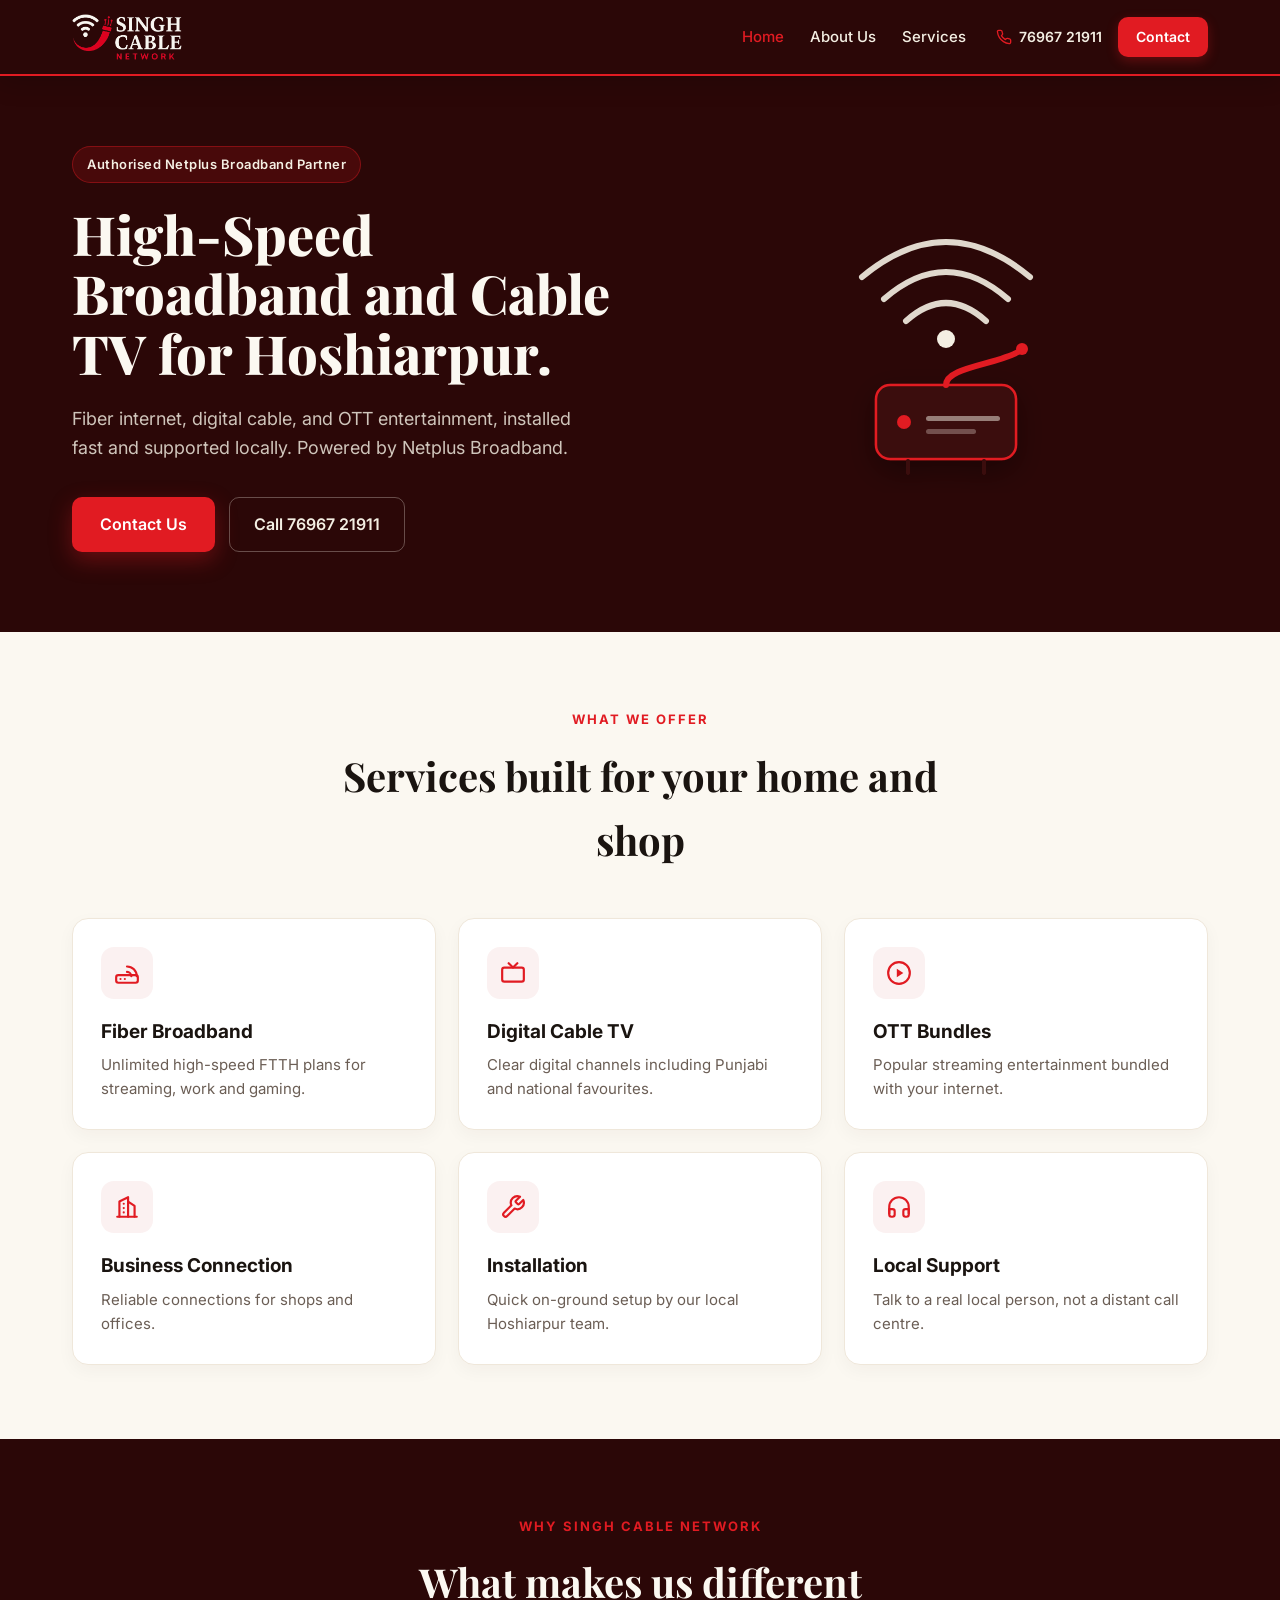
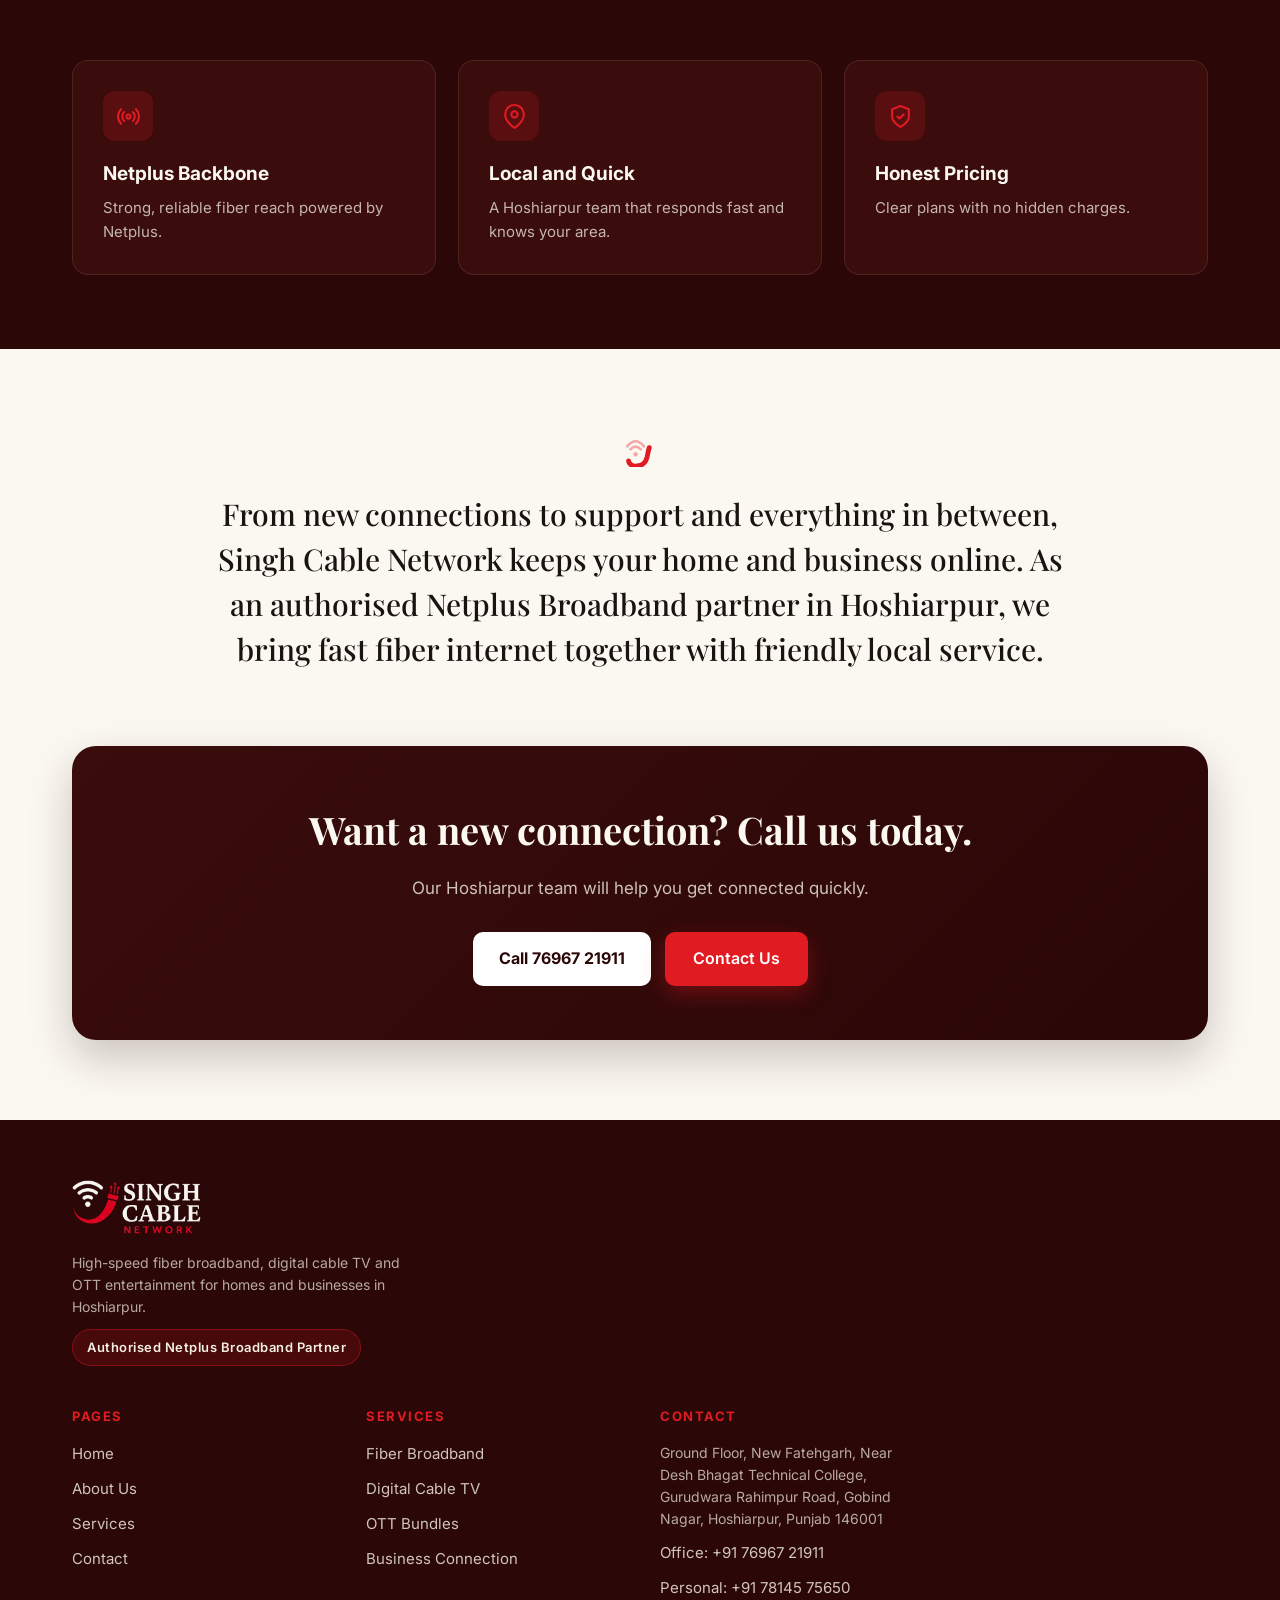
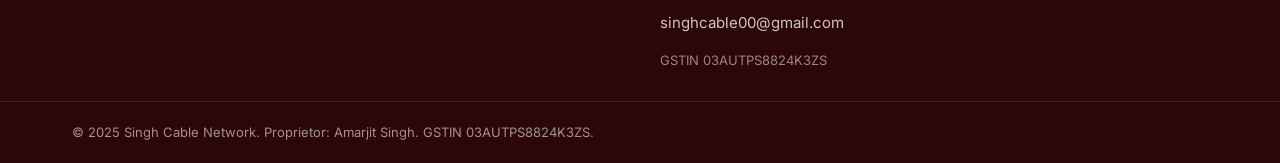
<file: site/index.html>
<!DOCTYPE html>
<html lang="en">
<head>
  <meta charset="utf-8" />
  <meta name="viewport" content="width=device-width, initial-scale=1" />
  <title>Singh Cable Network | Broadband and Cable TV in Hoshiarpur</title>
  <meta name="description" content="Singh Cable Network is an authorised Netplus Broadband partner in Hoshiarpur offering high-speed fiber broadband, digital cable TV, and OTT bundles for homes and businesses." />
  <link rel="icon" href="assets/favicon.svg" type="image/svg+xml" />
  <link rel="preconnect" href="https://fonts.googleapis.com" />
  <link rel="preconnect" href="https://fonts.gstatic.com" crossorigin />
  <link href="https://fonts.googleapis.com/css2?family=Playfair+Display:wght@500;600;700;800&family=Inter:wght@400;500;600;700&display=swap" rel="stylesheet" />
  <link rel="stylesheet" href="css/styles.css" />
  <script type="application/ld+json">
  {
    "@context": "https://schema.org",
    "@type": "LocalBusiness",
    "name": "Singh Cable Network",
    "description": "Authorised Netplus Broadband partner in Hoshiarpur offering fiber broadband, digital cable TV and OTT bundles.",
    "telephone": "+917696721911",
    "email": "singhcable.00@gmail.com",
    "taxID": "03AUTPS8824K3ZS",
    "areaServed": "Hoshiarpur, Punjab, India",
    "address": {
      "@type": "PostalAddress",
      "streetAddress": "Ground Floor, New Fatehgarh, Near Desh Bhagat Technical College, Gurudwara Rahimpur Road, Gobind Nagar",
      "addressLocality": "Hoshiarpur",
      "addressRegion": "Punjab",
      "postalCode": "146001",
      "addressCountry": "IN"
    }
  }
  </script>
</head>
<body>

  <header class="site-header">
    <div class="container header-inner">
      <a href="index.html" class="logo" aria-label="Singh Cable Network home">
        <img src="images/logo.png" alt="Singh Cable Network" />
      </a>
      <div class="header-group">
        <nav class="nav-desktop">
          <a href="index.html" class="active">Home</a>
          <a href="about.html">About Us</a>
          <a href="services.html">Services</a>
        </nav>
        <div class="header-right">
          <a href="tel:+917696721911" class="header-phone">
            <svg width="16" height="16" viewBox="0 0 24 24" fill="none" stroke-width="2" stroke-linecap="round" stroke-linejoin="round"><path d="M22 16.92v3a2 2 0 0 1-2.18 2 19.79 19.79 0 0 1-8.63-3.07 19.5 19.5 0 0 1-6-6 19.79 19.79 0 0 1-3.07-8.67A2 2 0 0 1 4.11 2h3a2 2 0 0 1 2 1.72c.13.96.36 1.9.7 2.81a2 2 0 0 1-.45 2.11L8.09 9.91a16 16 0 0 0 6 6l1.27-1.27a2 2 0 0 1 2.11-.45c.91.34 1.85.57 2.81.7A2 2 0 0 1 22 16.92z"/></svg>
            <span>76967 21911</span>
          </a>
          <a href="contact.html" class="btn btn-red btn-sm">Contact</a>
        </div>
      </div>
      <button class="hamburger" aria-label="Open menu" aria-expanded="false">
        <span></span><span></span><span></span>
      </button>
    </div>
  </header>

  <div class="mobile-menu" hidden>
    <div class="mobile-menu-top">
      <span>Singh Cable Network</span>
      <button class="mobile-close" data-close-menu aria-label="Close menu">&#10005;</button>
    </div>
    <nav class="mobile-nav">
      <a href="index.html">Home</a>
      <a href="about.html">About Us</a>
      <a href="services.html">Services</a>
      <a href="contact.html">Contact</a>
    </nav>
    <a href="tel:+917696721911" class="mobile-call" data-close-menu>Call 76967 21911</a>
  </div>

  <main>
    <!-- Hero -->
    <section class="hero">
      <div class="container hero-inner">
        <div class="hero-text">
          <span class="pill">Authorised Netplus Broadband Partner</span>
          <h1>High-Speed Broadband and Cable TV for Hoshiarpur.</h1>
          <p>Fiber internet, digital cable, and OTT entertainment, installed fast and supported locally. Powered by Netplus Broadband.</p>
          <div class="hero-actions">
            <a href="contact.html" class="btn btn-red">Contact Us</a>
            <a href="tel:+917696721911" class="btn btn-ghost">Call 76967 21911</a>
          </div>
        </div>
        <div class="hero-art">
          <svg width="380" height="320" viewBox="0 0 380 320" aria-hidden="true">
            <defs><filter id="hsh" x="-20%" y="-20%" width="140%" height="140%"><feDropShadow dx="0" dy="10" stdDeviation="14" flood-color="#000" flood-opacity="0.35"/></filter></defs>
            <g fill="none" stroke="#F4EFE3" stroke-width="6" stroke-linecap="round" opacity="0.9">
              <path d="M150 132 Q190 96 230 132" />
              <path d="M128 110 Q190 56 252 110" />
              <path d="M106 88 Q190 18 274 88" />
            </g>
            <circle cx="190" cy="150" r="9" fill="#F4EFE3" />
            <g filter="url(#hsh)">
              <rect x="120" y="196" width="140" height="74" rx="14" fill="#3A0C0C" stroke="#E11B22" stroke-width="2.5" />
              <circle cx="148" cy="233" r="7" fill="#E11B22" />
              <rect x="170" y="227" width="74" height="5" rx="2.5" fill="rgba(244,239,227,0.5)" />
              <rect x="170" y="240" width="50" height="5" rx="2.5" fill="rgba(244,239,227,0.3)" />
              <rect x="150" y="270" width="4" height="16" rx="2" fill="#3A0C0C" />
              <rect x="226" y="270" width="4" height="16" rx="2" fill="#3A0C0C" />
            </g>
            <path d="M190 196 C190 178 240 176 264 162" fill="none" stroke="#E11B22" stroke-width="6" stroke-linecap="round" />
            <circle cx="266" cy="160" r="6" fill="#E11B22" />
          </svg>
        </div>
      </div>
    </section>

    <!-- Services overview -->
    <section class="container section">
      <div class="section-head">
        <span class="eyebrow">What We Offer</span>
        <h2>Services built for your home and shop</h2>
      </div>
      <div class="grid grid-auto mt-46">
        <article class="card">
          <div class="icon-badge"><svg width="26" height="26" viewBox="0 0 24 24" fill="none" stroke-width="2" stroke-linecap="round" stroke-linejoin="round"><rect x="2" y="14" width="20" height="7" rx="2"/><line x1="6" y1="17.5" x2="6" y2="17.5"/><line x1="10" y1="17.5" x2="10" y2="17.5"/><path d="M12 11a4 4 0 0 1 4 4"/><path d="M12 6a9 9 0 0 1 9 9"/></svg></div>
          <h3>Fiber Broadband</h3>
          <p>Unlimited high-speed FTTH plans for streaming, work and gaming.</p>
        </article>
        <article class="card">
          <div class="icon-badge"><svg width="26" height="26" viewBox="0 0 24 24" fill="none" stroke-width="2" stroke-linecap="round" stroke-linejoin="round"><rect x="2" y="7" width="20" height="13" rx="2"/><polyline points="8 3 12 7 16 3"/></svg></div>
          <h3>Digital Cable TV</h3>
          <p>Clear digital channels including Punjabi and national favourites.</p>
        </article>
        <article class="card">
          <div class="icon-badge"><svg width="26" height="26" viewBox="0 0 24 24" fill="none" stroke-width="2" stroke-linecap="round" stroke-linejoin="round"><circle cx="12" cy="12" r="10"/><polygon points="10 8 16 12 10 16 10 8" fill="#E11B22" stroke="none"/></svg></div>
          <h3>OTT Bundles</h3>
          <p>Popular streaming entertainment bundled with your internet.</p>
        </article>
        <article class="card">
          <div class="icon-badge"><svg width="26" height="26" viewBox="0 0 24 24" fill="none" stroke-width="2" stroke-linecap="round" stroke-linejoin="round"><path d="M3 21h18"/><path d="M5 21V7l8-4v18"/><path d="M19 21V11l-6-4"/><line x1="9" y1="9" x2="9" y2="9"/><line x1="9" y1="13" x2="9" y2="13"/><line x1="9" y1="17" x2="9" y2="17"/></svg></div>
          <h3>Business Connection</h3>
          <p>Reliable connections for shops and offices.</p>
        </article>
        <article class="card">
          <div class="icon-badge"><svg width="26" height="26" viewBox="0 0 24 24" fill="none" stroke-width="2" stroke-linecap="round" stroke-linejoin="round"><path d="M14.7 6.3a1 1 0 0 0 0 1.4l1.6 1.6a1 1 0 0 0 1.4 0l3.77-3.77a6 6 0 0 1-7.94 7.94l-6.91 6.91a2.12 2.12 0 0 1-3-3l6.91-6.91a6 6 0 0 1 7.94-7.94l-3.76 3.76z"/></svg></div>
          <h3>Installation</h3>
          <p>Quick on-ground setup by our local Hoshiarpur team.</p>
        </article>
        <article class="card">
          <div class="icon-badge"><svg width="26" height="26" viewBox="0 0 24 24" fill="none" stroke-width="2" stroke-linecap="round" stroke-linejoin="round"><path d="M3 18v-6a9 9 0 0 1 18 0v6"/><path d="M21 19a2 2 0 0 1-2 2h-1a2 2 0 0 1-2-2v-3a2 2 0 0 1 2-2h3z"/><path d="M3 19a2 2 0 0 0 2 2h1a2 2 0 0 0 2-2v-3a2 2 0 0 0-2-2H3z"/></svg></div>
          <h3>Local Support</h3>
          <p>Talk to a real local person, not a distant call centre.</p>
        </article>
      </div>
    </section>

    <!-- What makes us different -->
    <section class="section-dark">
      <div class="container section">
        <div class="section-head">
          <span class="eyebrow">Why Singh Cable Network</span>
          <h2>What makes us different</h2>
        </div>
        <div class="grid grid-auto-sm mt-46">
          <article class="card-dark">
            <div class="icon-badge-dark"><svg width="25" height="25" viewBox="0 0 24 24" fill="none" stroke-width="2" stroke-linecap="round" stroke-linejoin="round"><circle cx="12" cy="12" r="2"/><path d="M16.24 7.76a6 6 0 0 1 0 8.49M7.76 16.24a6 6 0 0 1 0-8.49M19.07 4.93a10 10 0 0 1 0 14.14M4.93 19.07a10 10 0 0 1 0-14.14"/></svg></div>
            <h3>Netplus Backbone</h3>
            <p>Strong, reliable fiber reach powered by Netplus.</p>
          </article>
          <article class="card-dark">
            <div class="icon-badge-dark"><svg width="25" height="25" viewBox="0 0 24 24" fill="none" stroke-width="2" stroke-linecap="round" stroke-linejoin="round"><path d="M21 10c0 7-9 13-9 13s-9-6-9-13a9 9 0 0 1 18 0z"/><circle cx="12" cy="10" r="3"/></svg></div>
            <h3>Local and Quick</h3>
            <p>A Hoshiarpur team that responds fast and knows your area.</p>
          </article>
          <article class="card-dark">
            <div class="icon-badge-dark"><svg width="25" height="25" viewBox="0 0 24 24" fill="none" stroke-width="2" stroke-linecap="round" stroke-linejoin="round"><path d="M12 22s8-4 8-10V5l-8-3-8 3v7c0 6 8 10 8 10z"/><path d="M9 12l2 2 4-4"/></svg></div>
            <h3>Honest Pricing</h3>
            <p>Clear plans with no hidden charges.</p>
          </article>
        </div>
      </div>
    </section>

    <!-- Info quote -->
    <section class="container info">
      <svg width="44" height="44" viewBox="0 0 100 100" aria-hidden="true">
        <g fill="none" stroke="#E11B22" stroke-width="6" stroke-linecap="round" opacity="0.35"><path d="M28 60 Q40 48 52 60"/><path d="M21 53 Q40 30 59 53"/></g>
        <circle cx="40" cy="71" r="5" fill="#E11B22" opacity="0.35"/>
        <path d="M24 86 C26 102 60 104 66 78 C68 68 69 62 71 56" fill="none" stroke="#E11B22" stroke-width="11" stroke-linecap="round"/>
      </svg>
      <p>From new connections to support and everything in between, Singh Cable Network keeps your home and business online. As an authorised Netplus Broadband partner in Hoshiarpur, we bring fast fiber internet together with friendly local service.</p>
    </section>

    <!-- CTA band -->
    <section class="cta-wrap">
      <div class="cta-band">
        <h2>Want a new connection? Call us today.</h2>
        <p>Our Hoshiarpur team will help you get connected quickly.</p>
        <div class="cta-actions">
          <a href="tel:+917696721911" class="btn btn-light">Call 76967 21911</a>
          <a href="contact.html" class="btn btn-red">Contact Us</a>
        </div>
      </div>
    </section>
  </main>

  <!-- FOOTER -->
  <footer class="site-footer">
    <div class="container footer-grid">
      <div class="footer-brand">
        <img src="images/logo.png" alt="Singh Cable Network" />
        <p>High-speed fiber broadband, digital cable TV and OTT entertainment for homes and businesses in Hoshiarpur.</p>
        <span class="pill">Authorised Netplus Broadband Partner</span>
      </div>
      <div class="footer-col">
        <h4>Pages</h4>
        <div class="footer-links">
          <a href="index.html">Home</a>
          <a href="about.html">About Us</a>
          <a href="services.html">Services</a>
          <a href="contact.html">Contact</a>
        </div>
      </div>
      <div class="footer-col">
        <h4>Services</h4>
        <div class="footer-links">
          <span>Fiber Broadband</span>
          <span>Digital Cable TV</span>
          <span>OTT Bundles</span>
          <span>Business Connection</span>
        </div>
      </div>
      <div class="footer-col footer-contact">
        <h4>Contact</h4>
        <p>Ground Floor, New Fatehgarh, Near Desh Bhagat Technical College, Gurudwara Rahimpur Road, Gobind Nagar, Hoshiarpur, Punjab 146001</p>
        <div class="footer-links">
          <a href="tel:+917696721911">Office: +91 76967 21911</a>
          <a href="tel:+917814575650">Personal: +91 78145 75650</a>
          <a href="mailto:singhcable00@gmail.com">singhcable00@gmail.com</a>
          <span class="gstin">GSTIN 03AUTPS8824K3ZS</span>
        </div>
      </div>
    </div>
    <div class="footer-bottom">
      <div class="container">
        <p>&copy; 2025 Singh Cable Network. Proprietor: Amarjit Singh. GSTIN 03AUTPS8824K3ZS.</p>
      </div>
    </div>
  </footer>

  <script src="js/main.js"></script>
</body>
</html>
</file>
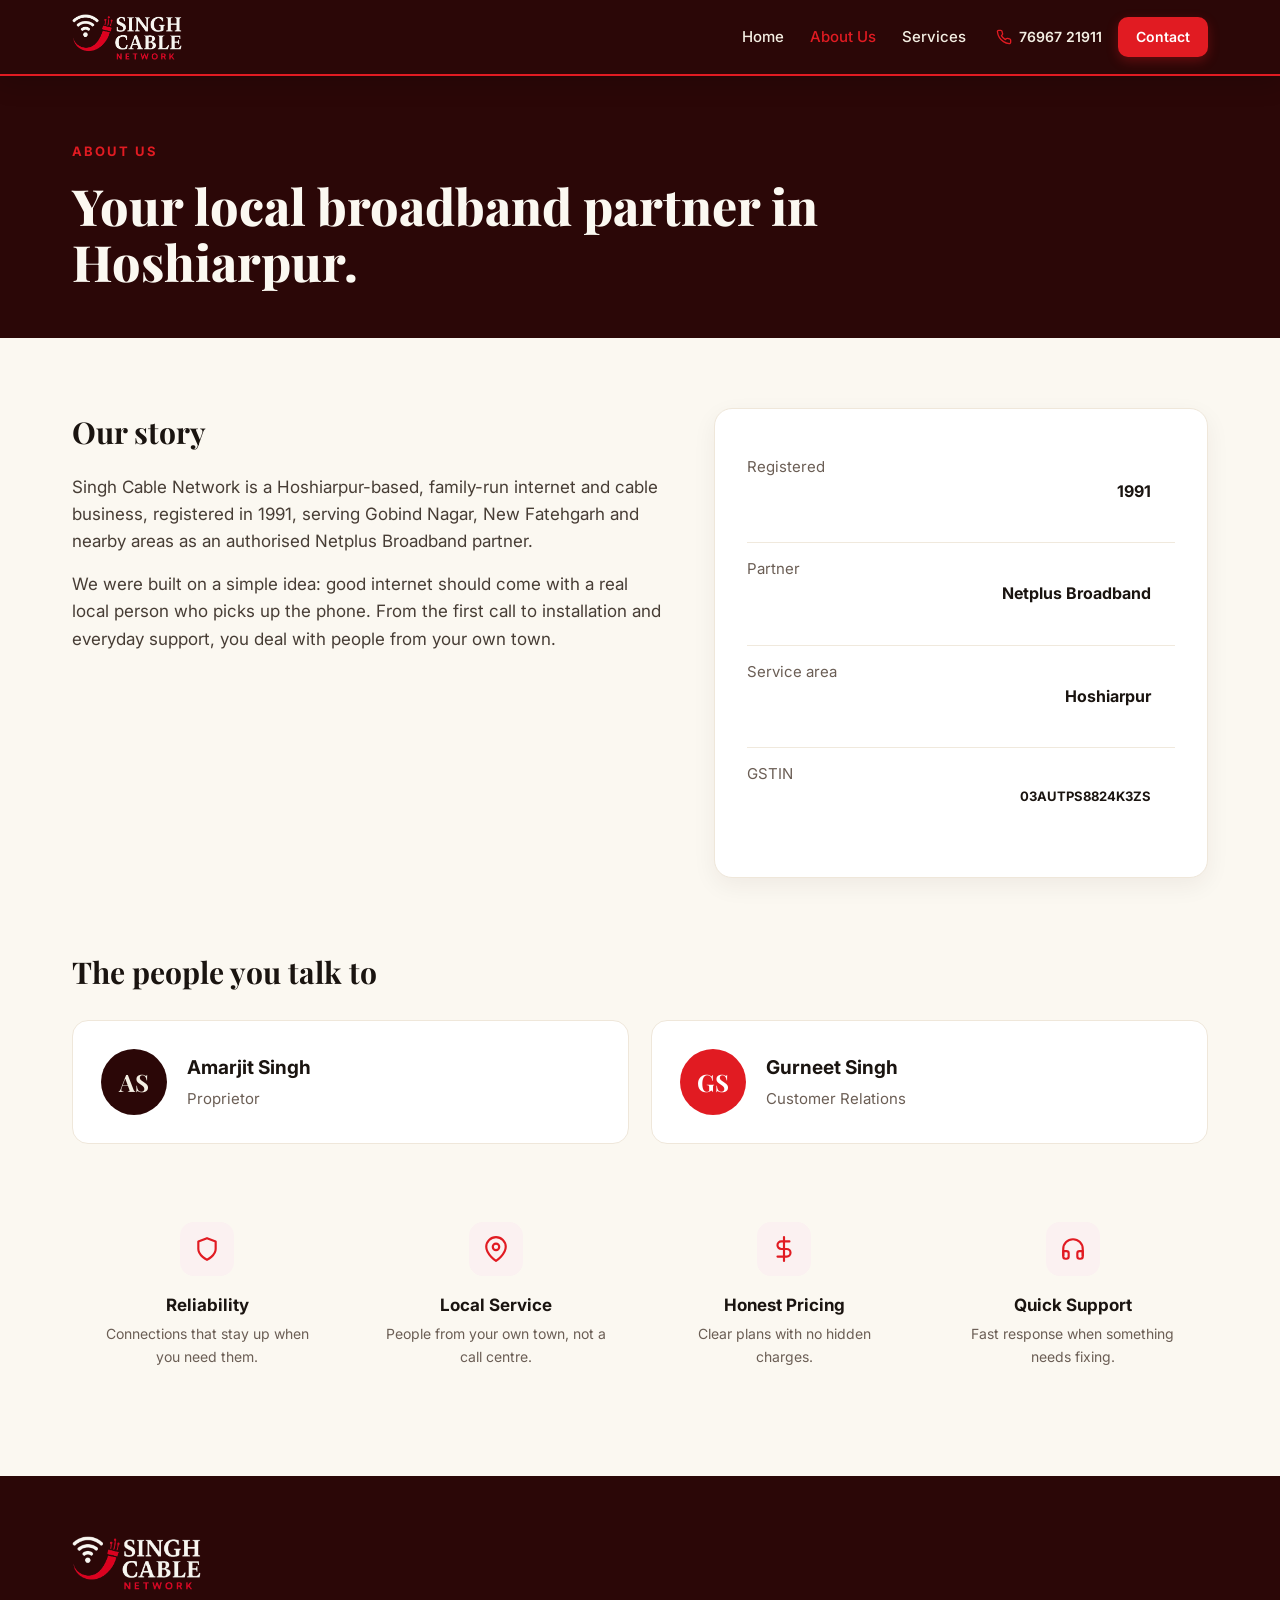
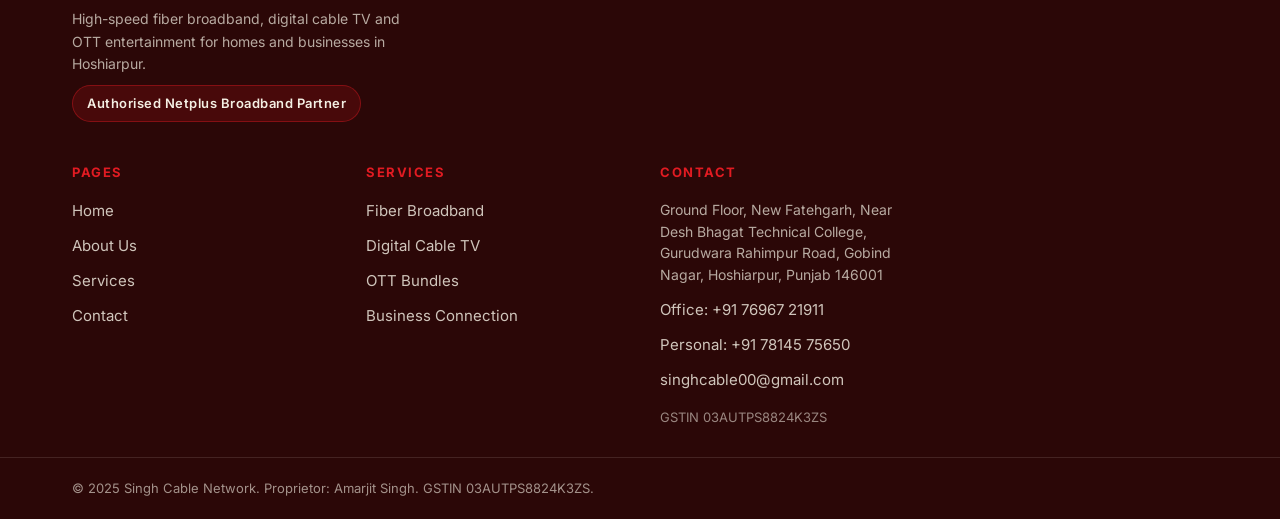
<file: site/about.html>
<!DOCTYPE html>
<html lang="en">
<head>
  <meta charset="utf-8" />
  <meta name="viewport" content="width=device-width, initial-scale=1" />
  <title>About Us | Singh Cable Network</title>
  <meta name="description" content="Singh Cable Network is a Hoshiarpur-based, family-run internet and cable business and an authorised Netplus Broadband partner serving Gobind Nagar, New Fatehgarh and nearby areas." />
  <link rel="icon" href="assets/favicon.svg" type="image/svg+xml" />
  <link rel="preconnect" href="https://fonts.googleapis.com" />
  <link rel="preconnect" href="https://fonts.gstatic.com" crossorigin />
  <link href="https://fonts.googleapis.com/css2?family=Playfair+Display:wght@500;600;700;800&family=Inter:wght@400;500;600;700&display=swap" rel="stylesheet" />
  <link rel="stylesheet" href="css/styles.css" />
</head>
<body>

  <header class="site-header">
    <div class="container header-inner">
      <a href="index.html" class="logo" aria-label="Singh Cable Network home">
        <img src="images/logo.png" alt="Singh Cable Network" />
      </a>
      <div class="header-group">
        <nav class="nav-desktop">
          <a href="index.html">Home</a>
          <a href="about.html" class="active">About Us</a>
          <a href="services.html">Services</a>
        </nav>
        <div class="header-right">
          <a href="tel:+917696721911" class="header-phone">
            <svg width="16" height="16" viewBox="0 0 24 24" fill="none" stroke-width="2" stroke-linecap="round" stroke-linejoin="round"><path d="M22 16.92v3a2 2 0 0 1-2.18 2 19.79 19.79 0 0 1-8.63-3.07 19.5 19.5 0 0 1-6-6 19.79 19.79 0 0 1-3.07-8.67A2 2 0 0 1 4.11 2h3a2 2 0 0 1 2 1.72c.13.96.36 1.9.7 2.81a2 2 0 0 1-.45 2.11L8.09 9.91a16 16 0 0 0 6 6l1.27-1.27a2 2 0 0 1 2.11-.45c.91.34 1.85.57 2.81.7A2 2 0 0 1 22 16.92z"/></svg>
            <span>76967 21911</span>
          </a>
          <a href="contact.html" class="btn btn-red btn-sm">Contact</a>
        </div>
      </div>
      <button class="hamburger" aria-label="Open menu" aria-expanded="false">
        <span></span><span></span><span></span>
      </button>
    </div>
  </header>

  <div class="mobile-menu" hidden>
    <div class="mobile-menu-top">
      <span>Singh Cable Network</span>
      <button class="mobile-close" data-close-menu aria-label="Close menu">&#10005;</button>
    </div>
    <nav class="mobile-nav">
      <a href="index.html">Home</a>
      <a href="about.html">About Us</a>
      <a href="services.html">Services</a>
      <a href="contact.html">Contact</a>
    </nav>
    <a href="tel:+917696721911" class="mobile-call" data-close-menu>Call 76967 21911</a>
  </div>

  <main>
    <section class="page-hero">
      <div class="container">
        <span class="eyebrow">About Us</span>
        <h1>Your local broadband partner in Hoshiarpur.</h1>
      </div>
    </section>

    <section class="container about-story">
      <div class="about-story-text">
        <h2>Our story</h2>
        <p>Singh Cable Network is a Hoshiarpur-based, family-run internet and cable business, registered in 1991, serving Gobind Nagar, New Fatehgarh and nearby areas as an authorised Netplus Broadband partner.</p>
        <p>We were built on a simple idea: good internet should come with a real local person who picks up the phone. From the first call to installation and everyday support, you deal with people from your own town.</p>
      </div>
      <div class="fact-card">
        <div class="fact-row"><span class="label">Registered</span><span class="value">1991</span></div>
        <div class="fact-row"><span class="label">Partner</span><span class="value">Netplus Broadband</span></div>
        <div class="fact-row"><span class="label">Service area</span><span class="value">Hoshiarpur</span></div>
        <div class="fact-row"><span class="label">GSTIN</span><span class="value small">03AUTPS8824K3ZS</span></div>
      </div>
    </section>

    <section class="container">
      <h2 class="team-heading">The people you talk to</h2>
      <div class="grid grid-auto">
        <div class="team-card">
          <div class="avatar maroon">AS</div>
          <div>
            <h3>Amarjit Singh</h3>
            <p>Proprietor</p>
          </div>
        </div>
        <div class="team-card">
          <div class="avatar red">GS</div>
          <div>
            <h3>Gurneet Singh</h3>
            <p>Customer Relations</p>
          </div>
        </div>
      </div>
    </section>

    <section class="container" style="padding-top:54px; padding-bottom:84px;">
      <div class="values">
        <div class="value">
          <div class="icon-badge"><svg width="26" height="26" viewBox="0 0 24 24" fill="none" stroke-width="2" stroke-linecap="round" stroke-linejoin="round"><path d="M12 22s8-4 8-10V5l-8-3-8 3v7c0 6 8 10 8 10z"/></svg></div>
          <h3>Reliability</h3>
          <p>Connections that stay up when you need them.</p>
        </div>
        <div class="value">
          <div class="icon-badge"><svg width="26" height="26" viewBox="0 0 24 24" fill="none" stroke-width="2" stroke-linecap="round" stroke-linejoin="round"><path d="M21 10c0 7-9 13-9 13s-9-6-9-13a9 9 0 0 1 18 0z"/><circle cx="12" cy="10" r="3"/></svg></div>
          <h3>Local Service</h3>
          <p>People from your own town, not a call centre.</p>
        </div>
        <div class="value">
          <div class="icon-badge"><svg width="26" height="26" viewBox="0 0 24 24" fill="none" stroke-width="2" stroke-linecap="round" stroke-linejoin="round"><line x1="12" y1="1" x2="12" y2="23"/><path d="M17 5H9.5a3.5 3.5 0 0 0 0 7h5a3.5 3.5 0 0 1 0 7H6"/></svg></div>
          <h3>Honest Pricing</h3>
          <p>Clear plans with no hidden charges.</p>
        </div>
        <div class="value">
          <div class="icon-badge"><svg width="26" height="26" viewBox="0 0 24 24" fill="none" stroke-width="2" stroke-linecap="round" stroke-linejoin="round"><path d="M3 18v-6a9 9 0 0 1 18 0v6"/><path d="M21 19a2 2 0 0 1-2 2h-1a2 2 0 0 1-2-2v-3a2 2 0 0 1 2-2h3z"/><path d="M3 19a2 2 0 0 0 2 2h1a2 2 0 0 0 2-2v-3a2 2 0 0 0-2-2H3z"/></svg></div>
          <h3>Quick Support</h3>
          <p>Fast response when something needs fixing.</p>
        </div>
      </div>
    </section>
  </main>

  <footer class="site-footer">
    <div class="container footer-grid">
      <div class="footer-brand">
        <img src="images/logo.png" alt="Singh Cable Network" />
        <p>High-speed fiber broadband, digital cable TV and OTT entertainment for homes and businesses in Hoshiarpur.</p>
        <span class="pill">Authorised Netplus Broadband Partner</span>
      </div>
      <div class="footer-col">
        <h4>Pages</h4>
        <div class="footer-links">
          <a href="index.html">Home</a>
          <a href="about.html">About Us</a>
          <a href="services.html">Services</a>
          <a href="contact.html">Contact</a>
        </div>
      </div>
      <div class="footer-col">
        <h4>Services</h4>
        <div class="footer-links">
          <span>Fiber Broadband</span>
          <span>Digital Cable TV</span>
          <span>OTT Bundles</span>
          <span>Business Connection</span>
        </div>
      </div>
      <div class="footer-col footer-contact">
        <h4>Contact</h4>
        <p>Ground Floor, New Fatehgarh, Near Desh Bhagat Technical College, Gurudwara Rahimpur Road, Gobind Nagar, Hoshiarpur, Punjab 146001</p>
        <div class="footer-links">
          <a href="tel:+917696721911">Office: +91 76967 21911</a>
          <a href="tel:+917814575650">Personal: +91 78145 75650</a>
          <a href="mailto:singhcable00@gmail.com">singhcable00@gmail.com</a>
          <span class="gstin">GSTIN 03AUTPS8824K3ZS</span>
        </div>
      </div>
    </div>
    <div class="footer-bottom">
      <div class="container">
        <p>&copy; 2025 Singh Cable Network. Proprietor: Amarjit Singh. GSTIN 03AUTPS8824K3ZS.</p>
      </div>
    </div>
  </footer>

  <script src="js/main.js"></script>
</body>
</html>
</file>
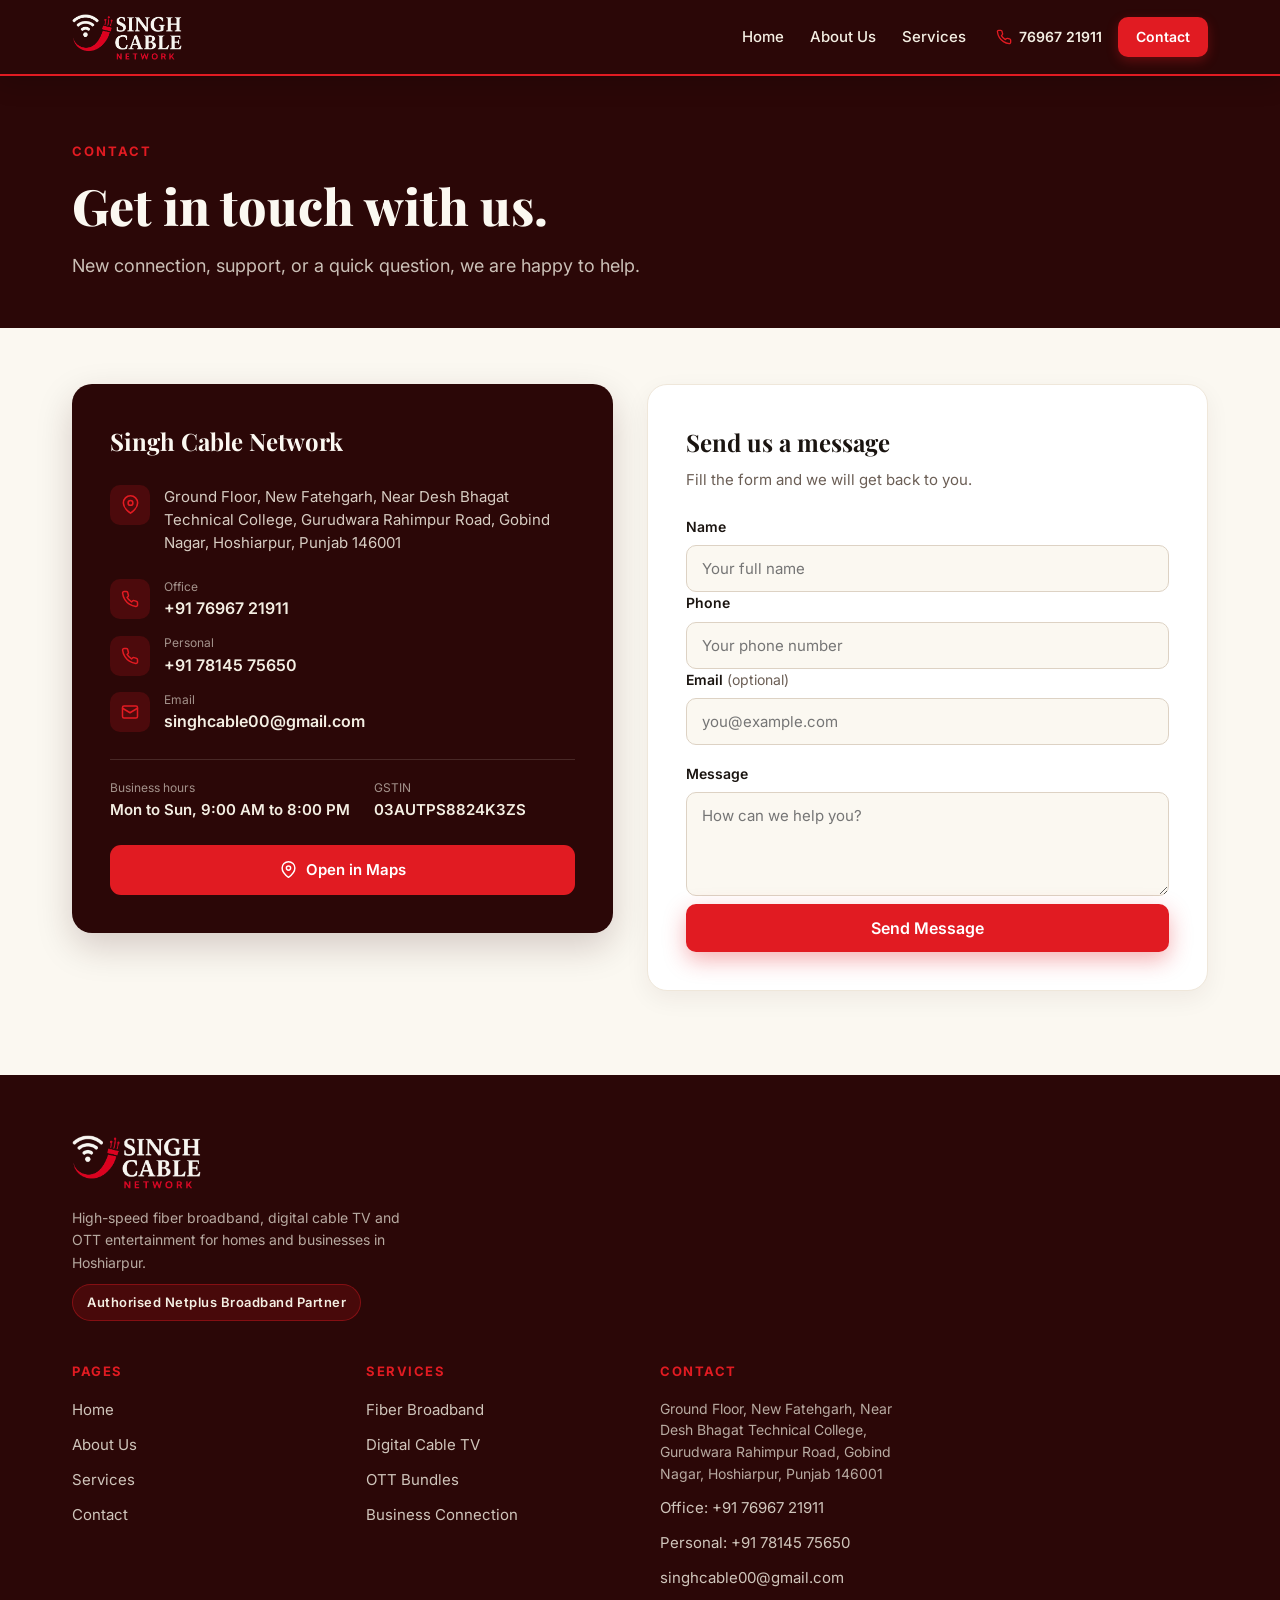
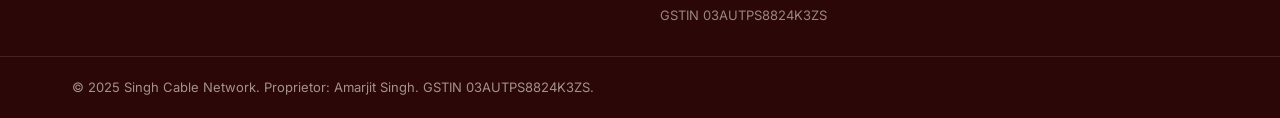
<file: site/contact.html>
<!DOCTYPE html>
<html lang="en">
<head>
  <meta charset="utf-8" />
  <meta name="viewport" content="width=device-width, initial-scale=1" />
  <title>Contact | Singh Cable Network</title>
  <meta name="description" content="Contact Singh Cable Network in Hoshiarpur for a new fiber broadband or cable TV connection, support, or any question. Call, email, or send us a message." />
  <link rel="icon" href="assets/favicon.svg" type="image/svg+xml" />
  <link rel="preconnect" href="https://fonts.googleapis.com" />
  <link rel="preconnect" href="https://fonts.gstatic.com" crossorigin />
  <link href="https://fonts.googleapis.com/css2?family=Playfair+Display:wght@500;600;700;800&family=Inter:wght@400;500;600;700&display=swap" rel="stylesheet" />
  <link rel="stylesheet" href="css/styles.css" />
</head>
<body>

  <header class="site-header">
    <div class="container header-inner">
      <a href="index.html" class="logo" aria-label="Singh Cable Network home">
        <img src="images/logo.png" alt="Singh Cable Network" />
      </a>
      <div class="header-group">
        <nav class="nav-desktop">
          <a href="index.html">Home</a>
          <a href="about.html">About Us</a>
          <a href="services.html">Services</a>
        </nav>
        <div class="header-right">
          <a href="tel:+917696721911" class="header-phone">
            <svg width="16" height="16" viewBox="0 0 24 24" fill="none" stroke-width="2" stroke-linecap="round" stroke-linejoin="round"><path d="M22 16.92v3a2 2 0 0 1-2.18 2 19.79 19.79 0 0 1-8.63-3.07 19.5 19.5 0 0 1-6-6 19.79 19.79 0 0 1-3.07-8.67A2 2 0 0 1 4.11 2h3a2 2 0 0 1 2 1.72c.13.96.36 1.9.7 2.81a2 2 0 0 1-.45 2.11L8.09 9.91a16 16 0 0 0 6 6l1.27-1.27a2 2 0 0 1 2.11-.45c.91.34 1.85.57 2.81.7A2 2 0 0 1 22 16.92z"/></svg>
            <span>76967 21911</span>
          </a>
          <a href="contact.html" class="btn btn-red btn-sm">Contact</a>
        </div>
      </div>
      <button class="hamburger" aria-label="Open menu" aria-expanded="false">
        <span></span><span></span><span></span>
      </button>
    </div>
  </header>

  <div class="mobile-menu" hidden>
    <div class="mobile-menu-top">
      <span>Singh Cable Network</span>
      <button class="mobile-close" data-close-menu aria-label="Close menu">&#10005;</button>
    </div>
    <nav class="mobile-nav">
      <a href="index.html">Home</a>
      <a href="about.html">About Us</a>
      <a href="services.html">Services</a>
      <a href="contact.html">Contact</a>
    </nav>
    <a href="tel:+917696721911" class="mobile-call" data-close-menu>Call 76967 21911</a>
  </div>

  <main>
    <section class="page-hero">
      <div class="container">
        <span class="eyebrow">Contact</span>
        <h1>Get in touch with us.</h1>
        <p>New connection, support, or a quick question, we are happy to help.</p>
      </div>
    </section>

    <section class="container contact-grid">
      <!-- Contact info card -->
      <div class="contact-info">
        <h2>Singh Cable Network</h2>

        <div class="contact-line">
          <div class="contact-mini-icon"><svg width="19" height="19" viewBox="0 0 24 24" fill="none" stroke-width="2" stroke-linecap="round" stroke-linejoin="round"><path d="M21 10c0 7-9 13-9 13s-9-6-9-13a9 9 0 0 1 18 0z"/><circle cx="12" cy="10" r="3"/></svg></div>
          <p>Ground Floor, New Fatehgarh, Near Desh Bhagat Technical College, Gurudwara Rahimpur Road, Gobind Nagar, Hoshiarpur, Punjab 146001</p>
        </div>

        <div class="contact-methods">
          <a href="tel:+917696721911" class="contact-method">
            <div class="contact-mini-icon"><svg width="18" height="18" viewBox="0 0 24 24" fill="none" stroke-width="2" stroke-linecap="round" stroke-linejoin="round"><path d="M22 16.92v3a2 2 0 0 1-2.18 2 19.79 19.79 0 0 1-8.63-3.07 19.5 19.5 0 0 1-6-6 19.79 19.79 0 0 1-3.07-8.67A2 2 0 0 1 4.11 2h3a2 2 0 0 1 2 1.72c.13.96.36 1.9.7 2.81a2 2 0 0 1-.45 2.11L8.09 9.91a16 16 0 0 0 6 6l1.27-1.27a2 2 0 0 1 2.11-.45c.91.34 1.85.57 2.81.7A2 2 0 0 1 22 16.92z"/></svg></div>
            <span><span class="meta">Office</span><span class="val">+91 76967 21911</span></span>
          </a>
          <a href="tel:+917814575650" class="contact-method">
            <div class="contact-mini-icon"><svg width="18" height="18" viewBox="0 0 24 24" fill="none" stroke-width="2" stroke-linecap="round" stroke-linejoin="round"><path d="M22 16.92v3a2 2 0 0 1-2.18 2 19.79 19.79 0 0 1-8.63-3.07 19.5 19.5 0 0 1-6-6 19.79 19.79 0 0 1-3.07-8.67A2 2 0 0 1 4.11 2h3a2 2 0 0 1 2 1.72c.13.96.36 1.9.7 2.81a2 2 0 0 1-.45 2.11L8.09 9.91a16 16 0 0 0 6 6l1.27-1.27a2 2 0 0 1 2.11-.45c.91.34 1.85.57 2.81.7A2 2 0 0 1 22 16.92z"/></svg></div>
            <span><span class="meta">Personal</span><span class="val">+91 78145 75650</span></span>
          </a>
          <a href="mailto:singhcable00@gmail.com" class="contact-method">
            <div class="contact-mini-icon"><svg width="18" height="18" viewBox="0 0 24 24" fill="none" stroke-width="2" stroke-linecap="round" stroke-linejoin="round"><rect x="2" y="4" width="20" height="16" rx="2"/><path d="m22 7-10 6L2 7"/></svg></div>
            <span><span class="meta">Email</span><span class="val">singhcable00@gmail.com</span></span>
          </a>
        </div>

        <div class="contact-meta-row">
          <div><span class="meta">Business hours</span><span class="val">Mon to Sun, 9:00 AM to 8:00 PM</span></div>
          <div><span class="meta">GSTIN</span><span class="val">03AUTPS8824K3ZS</span></div>
        </div>

        <a class="maps-btn" href="https://www.google.com/maps/search/?api=1&query=New%20Fatehgarh%2C%20Gobind%20Nagar%2C%20Hoshiarpur%2C%20Punjab%20146001" target="_blank" rel="noopener">
          <svg width="17" height="17" viewBox="0 0 24 24" fill="none" stroke-width="2" stroke-linecap="round" stroke-linejoin="round"><path d="M21 10c0 7-9 13-9 13s-9-6-9-13a9 9 0 0 1 18 0z"/><circle cx="12" cy="10" r="3"/></svg>
          Open in Maps
        </a>
      </div>

      <!-- Form card -->
      <div class="contact-form-card">
        <div id="form-success" class="form-success" style="display:none;">
          <div class="success-circle"><svg width="32" height="32" viewBox="0 0 24 24" fill="none" stroke-width="2.5" stroke-linecap="round" stroke-linejoin="round"><path d="M20 6 9 17l-5-5"/></svg></div>
          <h2>Thank you</h2>
          <p>Your message has been received. Our Hoshiarpur team will get back to you soon. For anything urgent, please call us directly.</p>
          <button type="button" id="reset-form" class="btn btn-dark">Send another message</button>
        </div>

        <form id="contact-form" novalidate>
          <h2>Send us a message</h2>
          <p class="form-intro">Fill the form and we will get back to you.</p>

          <label class="field-label" for="f-name">Name</label>
          <input class="field" id="f-name" type="text" name="name" placeholder="Your full name" />
          <p class="field-error" data-error="name" style="display:none;"></p>

          <label class="field-label" for="f-phone">Phone</label>
          <input class="field" id="f-phone" type="tel" name="phone" placeholder="Your phone number" />
          <p class="field-error" data-error="phone" style="display:none;"></p>

          <label class="field-label" for="f-email">Email <span class="optional">(optional)</span></label>
          <input class="field field-gap" id="f-email" type="email" name="email" placeholder="you@example.com" />

          <label class="field-label" for="f-message">Message</label>
          <textarea class="field" id="f-message" name="message" rows="4" placeholder="How can we help you?"></textarea>
          <p class="field-error" data-error="message" style="display:none;"></p>

          <p id="send-error" class="send-error" style="display:none;"></p>

          <button type="submit" class="btn btn-red btn-block">Send Message</button>
        </form>
      </div>
    </section>
  </main>

  <footer class="site-footer">
    <div class="container footer-grid">
      <div class="footer-brand">
        <img src="images/logo.png" alt="Singh Cable Network" />
        <p>High-speed fiber broadband, digital cable TV and OTT entertainment for homes and businesses in Hoshiarpur.</p>
        <span class="pill">Authorised Netplus Broadband Partner</span>
      </div>
      <div class="footer-col">
        <h4>Pages</h4>
        <div class="footer-links">
          <a href="index.html">Home</a>
          <a href="about.html">About Us</a>
          <a href="services.html">Services</a>
          <a href="contact.html">Contact</a>
        </div>
      </div>
      <div class="footer-col">
        <h4>Services</h4>
        <div class="footer-links">
          <span>Fiber Broadband</span>
          <span>Digital Cable TV</span>
          <span>OTT Bundles</span>
          <span>Business Connection</span>
        </div>
      </div>
      <div class="footer-col footer-contact">
        <h4>Contact</h4>
        <p>Ground Floor, New Fatehgarh, Near Desh Bhagat Technical College, Gurudwara Rahimpur Road, Gobind Nagar, Hoshiarpur, Punjab 146001</p>
        <div class="footer-links">
          <a href="tel:+917696721911">Office: +91 76967 21911</a>
          <a href="tel:+917814575650">Personal: +91 78145 75650</a>
          <a href="mailto:singhcable00@gmail.com">singhcable00@gmail.com</a>
          <span class="gstin">GSTIN 03AUTPS8824K3ZS</span>
        </div>
      </div>
    </div>
    <div class="footer-bottom">
      <div class="container">
        <p>&copy; 2025 Singh Cable Network. Proprietor: Amarjit Singh. GSTIN 03AUTPS8824K3ZS.</p>
      </div>
    </div>
  </footer>

  <script src="js/main.js"></script>
</body>
</html>
</file>
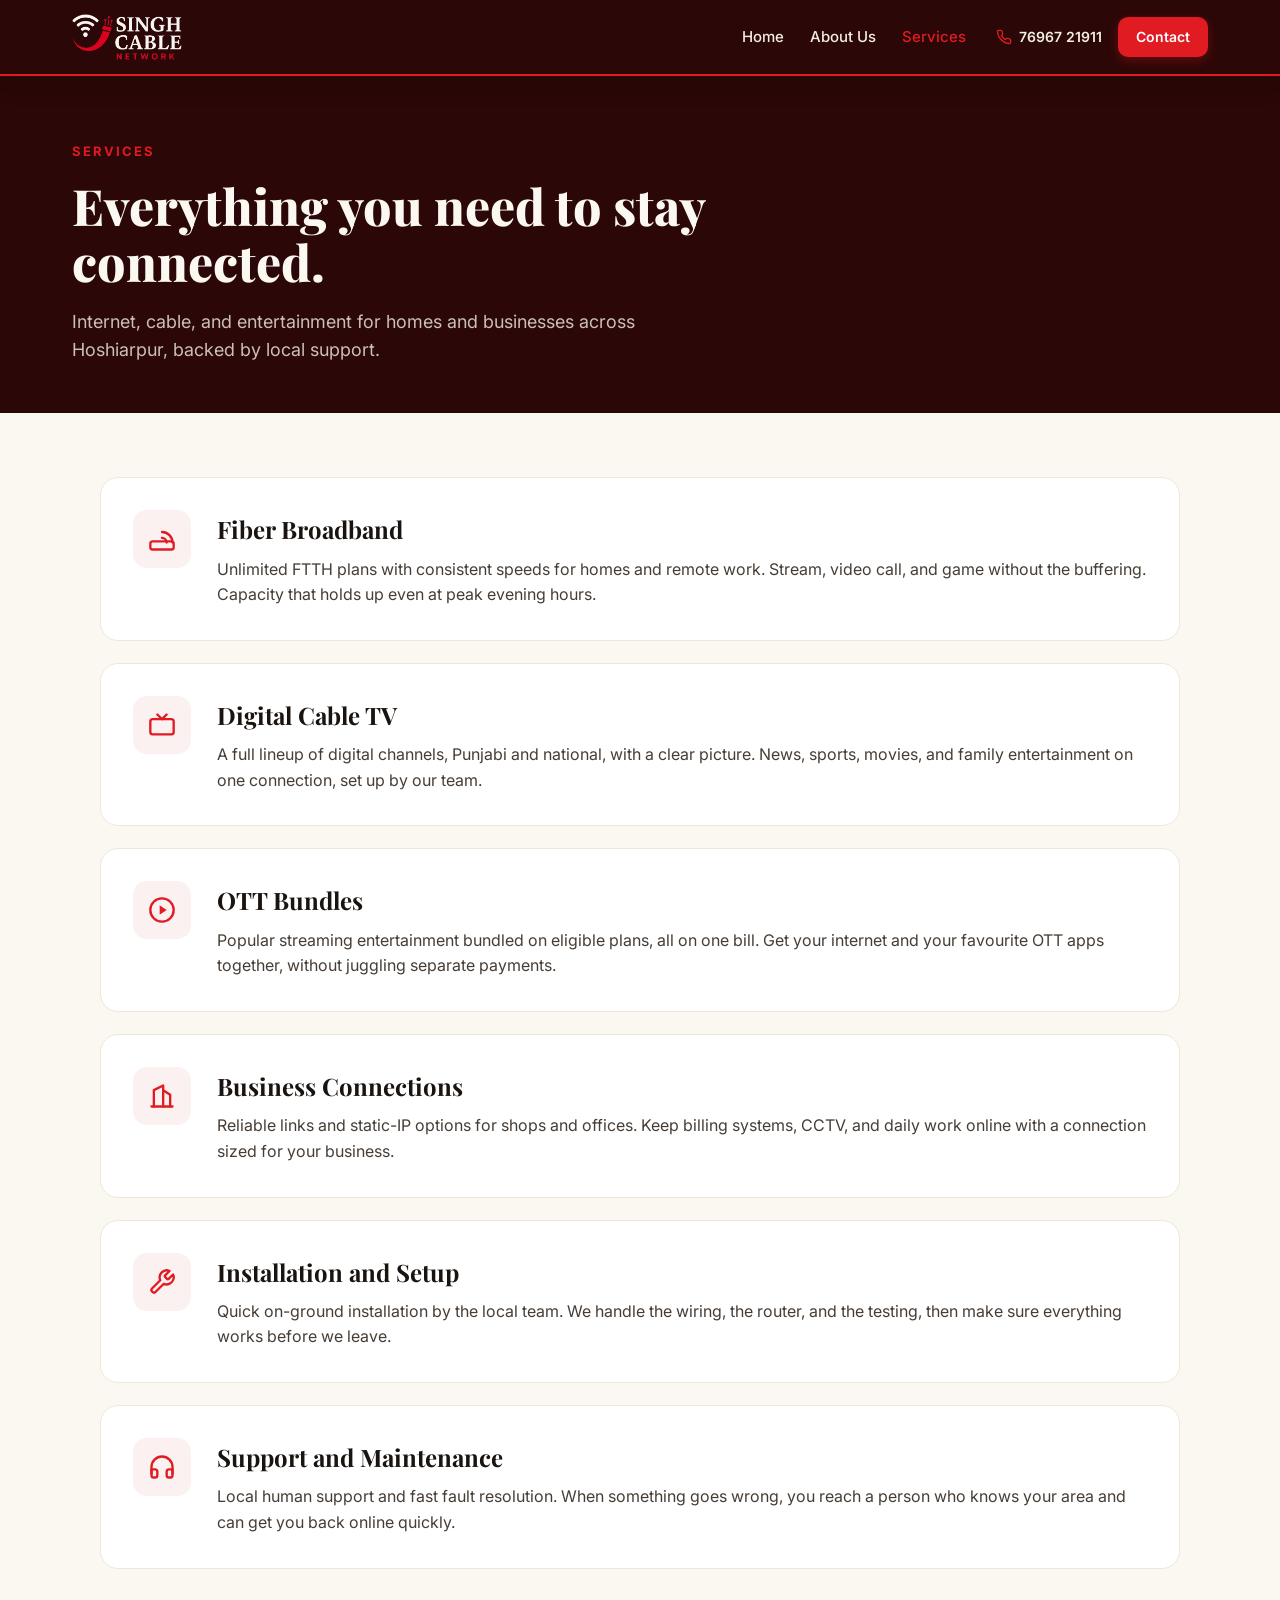
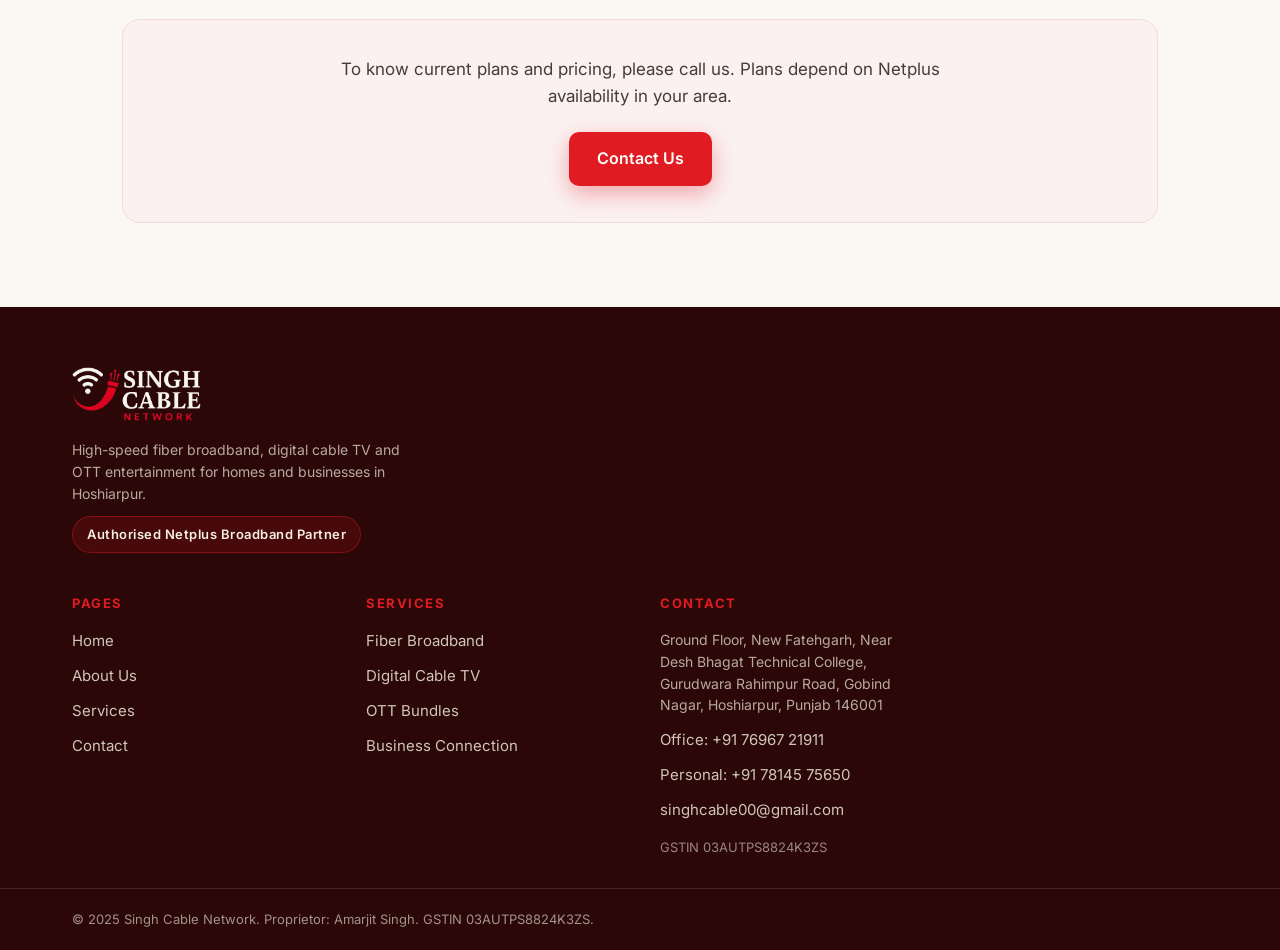
<file: site/services.html>
<!DOCTYPE html>
<html lang="en">
<head>
  <meta charset="utf-8" />
  <meta name="viewport" content="width=device-width, initial-scale=1" />
  <title>Services | Singh Cable Network</title>
  <meta name="description" content="Fiber broadband, digital cable TV, OTT bundles, business connections, installation and local support from Singh Cable Network in Hoshiarpur." />
  <link rel="icon" href="assets/favicon.svg" type="image/svg+xml" />
  <link rel="preconnect" href="https://fonts.googleapis.com" />
  <link rel="preconnect" href="https://fonts.gstatic.com" crossorigin />
  <link href="https://fonts.googleapis.com/css2?family=Playfair+Display:wght@500;600;700;800&family=Inter:wght@400;500;600;700&display=swap" rel="stylesheet" />
  <link rel="stylesheet" href="css/styles.css" />
</head>
<body>

  <header class="site-header">
    <div class="container header-inner">
      <a href="index.html" class="logo" aria-label="Singh Cable Network home">
        <img src="images/logo.png" alt="Singh Cable Network" />
      </a>
      <div class="header-group">
        <nav class="nav-desktop">
          <a href="index.html">Home</a>
          <a href="about.html">About Us</a>
          <a href="services.html" class="active">Services</a>
        </nav>
        <div class="header-right">
          <a href="tel:+917696721911" class="header-phone">
            <svg width="16" height="16" viewBox="0 0 24 24" fill="none" stroke-width="2" stroke-linecap="round" stroke-linejoin="round"><path d="M22 16.92v3a2 2 0 0 1-2.18 2 19.79 19.79 0 0 1-8.63-3.07 19.5 19.5 0 0 1-6-6 19.79 19.79 0 0 1-3.07-8.67A2 2 0 0 1 4.11 2h3a2 2 0 0 1 2 1.72c.13.96.36 1.9.7 2.81a2 2 0 0 1-.45 2.11L8.09 9.91a16 16 0 0 0 6 6l1.27-1.27a2 2 0 0 1 2.11-.45c.91.34 1.85.57 2.81.7A2 2 0 0 1 22 16.92z"/></svg>
            <span>76967 21911</span>
          </a>
          <a href="contact.html" class="btn btn-red btn-sm">Contact</a>
        </div>
      </div>
      <button class="hamburger" aria-label="Open menu" aria-expanded="false">
        <span></span><span></span><span></span>
      </button>
    </div>
  </header>

  <div class="mobile-menu" hidden>
    <div class="mobile-menu-top">
      <span>Singh Cable Network</span>
      <button class="mobile-close" data-close-menu aria-label="Close menu">&#10005;</button>
    </div>
    <nav class="mobile-nav">
      <a href="index.html">Home</a>
      <a href="about.html">About Us</a>
      <a href="services.html">Services</a>
      <a href="contact.html">Contact</a>
    </nav>
    <a href="tel:+917696721911" class="mobile-call" data-close-menu>Call 76967 21911</a>
  </div>

  <main>
    <section class="page-hero">
      <div class="container">
        <span class="eyebrow">Services</span>
        <h1>Everything you need to stay connected.</h1>
        <p>Internet, cable, and entertainment for homes and businesses across Hoshiarpur, backed by local support.</p>
      </div>
    </section>

    <section class="svc-list">
      <article class="svc-row">
        <div class="svc-icon"><svg width="28" height="28" viewBox="0 0 24 24" fill="none" stroke-width="2" stroke-linecap="round" stroke-linejoin="round"><rect x="2" y="14" width="20" height="7" rx="2"/><path d="M12 11a4 4 0 0 1 4 4"/><path d="M12 6a9 9 0 0 1 9 9"/></svg></div>
        <div class="svc-body">
          <h2>Fiber Broadband</h2>
          <p>Unlimited FTTH plans with consistent speeds for homes and remote work. Stream, video call, and game without the buffering. Capacity that holds up even at peak evening hours.</p>
        </div>
      </article>
      <article class="svc-row">
        <div class="svc-icon"><svg width="28" height="28" viewBox="0 0 24 24" fill="none" stroke-width="2" stroke-linecap="round" stroke-linejoin="round"><rect x="2" y="7" width="20" height="13" rx="2"/><polyline points="8 3 12 7 16 3"/></svg></div>
        <div class="svc-body">
          <h2>Digital Cable TV</h2>
          <p>A full lineup of digital channels, Punjabi and national, with a clear picture. News, sports, movies, and family entertainment on one connection, set up by our team.</p>
        </div>
      </article>
      <article class="svc-row">
        <div class="svc-icon"><svg width="28" height="28" viewBox="0 0 24 24" fill="none" stroke-width="2" stroke-linecap="round" stroke-linejoin="round"><circle cx="12" cy="12" r="10"/><polygon points="10 8 16 12 10 16 10 8" fill="#E11B22" stroke="none"/></svg></div>
        <div class="svc-body">
          <h2>OTT Bundles</h2>
          <p>Popular streaming entertainment bundled on eligible plans, all on one bill. Get your internet and your favourite OTT apps together, without juggling separate payments.</p>
        </div>
      </article>
      <article class="svc-row">
        <div class="svc-icon"><svg width="28" height="28" viewBox="0 0 24 24" fill="none" stroke-width="2" stroke-linecap="round" stroke-linejoin="round"><path d="M3 21h18"/><path d="M5 21V7l8-4v18"/><path d="M19 21V11l-6-4"/></svg></div>
        <div class="svc-body">
          <h2>Business Connections</h2>
          <p>Reliable links and static-IP options for shops and offices. Keep billing systems, CCTV, and daily work online with a connection sized for your business.</p>
        </div>
      </article>
      <article class="svc-row">
        <div class="svc-icon"><svg width="28" height="28" viewBox="0 0 24 24" fill="none" stroke-width="2" stroke-linecap="round" stroke-linejoin="round"><path d="M14.7 6.3a1 1 0 0 0 0 1.4l1.6 1.6a1 1 0 0 0 1.4 0l3.77-3.77a6 6 0 0 1-7.94 7.94l-6.91 6.91a2.12 2.12 0 0 1-3-3l6.91-6.91a6 6 0 0 1 7.94-7.94l-3.76 3.76z"/></svg></div>
        <div class="svc-body">
          <h2>Installation and Setup</h2>
          <p>Quick on-ground installation by the local team. We handle the wiring, the router, and the testing, then make sure everything works before we leave.</p>
        </div>
      </article>
      <article class="svc-row">
        <div class="svc-icon"><svg width="28" height="28" viewBox="0 0 24 24" fill="none" stroke-width="2" stroke-linecap="round" stroke-linejoin="round"><path d="M3 18v-6a9 9 0 0 1 18 0v6"/><path d="M21 19a2 2 0 0 1-2 2h-1a2 2 0 0 1-2-2v-3a2 2 0 0 1 2-2h3z"/><path d="M3 19a2 2 0 0 0 2 2h1a2 2 0 0 0 2-2v-3a2 2 0 0 0-2-2H3z"/></svg></div>
        <div class="svc-body">
          <h2>Support and Maintenance</h2>
          <p>Local human support and fast fault resolution. When something goes wrong, you reach a person who knows your area and can get you back online quickly.</p>
        </div>
      </article>
    </section>

    <section class="svc-note-wrap">
      <div class="svc-note">
        <p>To know current plans and pricing, please call us. Plans depend on Netplus availability in your area.</p>
        <a href="contact.html" class="btn btn-red">Contact Us</a>
      </div>
    </section>
  </main>

  <footer class="site-footer">
    <div class="container footer-grid">
      <div class="footer-brand">
        <img src="images/logo.png" alt="Singh Cable Network" />
        <p>High-speed fiber broadband, digital cable TV and OTT entertainment for homes and businesses in Hoshiarpur.</p>
        <span class="pill">Authorised Netplus Broadband Partner</span>
      </div>
      <div class="footer-col">
        <h4>Pages</h4>
        <div class="footer-links">
          <a href="index.html">Home</a>
          <a href="about.html">About Us</a>
          <a href="services.html">Services</a>
          <a href="contact.html">Contact</a>
        </div>
      </div>
      <div class="footer-col">
        <h4>Services</h4>
        <div class="footer-links">
          <span>Fiber Broadband</span>
          <span>Digital Cable TV</span>
          <span>OTT Bundles</span>
          <span>Business Connection</span>
        </div>
      </div>
      <div class="footer-col footer-contact">
        <h4>Contact</h4>
        <p>Ground Floor, New Fatehgarh, Near Desh Bhagat Technical College, Gurudwara Rahimpur Road, Gobind Nagar, Hoshiarpur, Punjab 146001</p>
        <div class="footer-links">
          <a href="tel:+917696721911">Office: +91 76967 21911</a>
          <a href="tel:+917814575650">Personal: +91 78145 75650</a>
          <a href="mailto:singhcable00@gmail.com">singhcable00@gmail.com</a>
          <span class="gstin">GSTIN 03AUTPS8824K3ZS</span>
        </div>
      </div>
    </div>
    <div class="footer-bottom">
      <div class="container">
        <p>&copy; 2025 Singh Cable Network. Proprietor: Amarjit Singh. GSTIN 03AUTPS8824K3ZS.</p>
      </div>
    </div>
  </footer>

  <script src="js/main.js"></script>
</body>
</html>
</file>
<file: site/css/styles.css>
/* =========================================================
   Singh Cable Network — Site stylesheet
   ========================================================= */

:root {
  --maroon-deep: #2B0707;
  --maroon: #3A0C0C;
  --red: #E11B22;
  --red-dark: #B5141A;
  --cream: #F4EFE3;
  --cream-2: #FBF8F1;
  --ink: #1A1410;
  --muted: #6B5E55;
  --serif: 'Playfair Display', Georgia, serif;
  --sans: 'Inter', system-ui, -apple-system, sans-serif;
}

* { box-sizing: border-box; }
html { scroll-behavior: smooth; }
body {
  margin: 0;
  font-family: var(--sans);
  color: var(--ink);
  background: var(--cream-2);
  line-height: 1.6;
}
a { text-decoration: none; }
img { max-width: 100%; display: block; }
input, textarea, button { font-family: inherit; }
::selection { background: var(--red); color: #fff; }
:focus-visible { outline: 3px solid var(--red); outline-offset: 2px; border-radius: 4px; }

.container { max-width: 1180px; margin: 0 auto; padding-left: 22px; padding-right: 22px; }

/* ---------- Buttons ---------- */
.btn {
  display: inline-flex;
  align-items: center;
  justify-content: center;
  gap: 8px;
  font-weight: 600;
  border-radius: 10px;
  border: none;
  cursor: pointer;
  transition: background .15s ease, box-shadow .15s ease, transform .15s ease;
}
.btn-red { background: var(--red); color: #fff; font-size: 16px; padding: 14px 28px; box-shadow: 0 8px 22px rgba(225,27,34,.34); }
.btn-red:hover { background: var(--red-dark); }
.btn-sm { font-size: 14px; padding: 9px 18px; box-shadow: 0 4px 12px rgba(225,27,34,.3); }
.btn-light { background: #fff; color: var(--maroon-deep); font-size: 16px; font-weight: 700; padding: 14px 26px; border-radius: 10px; }
.btn-ghost { background: transparent; color: var(--cream); font-size: 16px; padding: 14px 24px; border-radius: 10px; border: 1px solid rgba(244,239,227,.3); }
.btn-dark { background: var(--maroon-deep); color: var(--cream); font-size: 15px; padding: 12px 24px; border-radius: 10px; }
.btn-block { width: 100%; }

/* ---------- Header ---------- */
.site-header {
  position: sticky;
  top: 0;
  z-index: 50;
  background: var(--maroon-deep);
  border-bottom: 2px solid var(--red);
  box-shadow: 0 6px 24px rgba(0,0,0,.18);
}
.header-inner {
  display: flex;
  align-items: center;
  justify-content: space-between;
  gap: 18px;
  padding-top: 14px;
  padding-bottom: 14px;
}
.logo img { height: 46px; width: auto; }
.nav-desktop { display: flex; align-items: center; gap: 26px; }
.nav-desktop a { color: var(--cream); font-size: 15px; font-weight: 500; }
.nav-desktop a:hover { color: #fff; }
.nav-desktop a.active { color: var(--red); }
.header-right { display: flex; align-items: center; gap: 16px; }
.header-phone { display: flex; align-items: center; gap: 7px; color: var(--cream); font-size: 14px; font-weight: 600; }
.header-phone svg { stroke: var(--red); }
.header-group { display: flex; align-items: center; gap: 30px; }

.hamburger {
  display: none;
  flex-direction: column;
  gap: 4px;
  background: transparent;
  border: 1px solid rgba(244,239,227,.3);
  border-radius: 9px;
  padding: 9px 11px;
}
.hamburger span { display: block; width: 20px; height: 2px; background: var(--cream); border-radius: 2px; }

/* ---------- Mobile menu ---------- */
.mobile-menu {
  position: fixed;
  inset: 0;
  z-index: 60;
  background: var(--maroon-deep);
  display: flex;
  flex-direction: column;
  padding: 22px;
}
.mobile-menu[hidden] { display: none; }
.mobile-menu-top { display: flex; justify-content: space-between; align-items: center; }
.mobile-menu-top span { font-family: var(--serif); font-weight: 700; font-size: 20px; color: var(--cream); }
.mobile-close { background: transparent; border: 1px solid rgba(244,239,227,.3); border-radius: 9px; padding: 8px 12px; color: var(--cream); font-size: 18px; cursor: pointer; }
.mobile-nav { display: flex; flex-direction: column; gap: 6px; margin-top: 42px; }
.mobile-nav a { color: var(--cream); font-size: 22px; font-weight: 600; padding: 16px 4px; border-bottom: 1px solid rgba(244,239,227,.12); }
.mobile-call { margin-top: auto; background: var(--red); color: #fff; font-size: 17px; font-weight: 600; padding: 15px; border-radius: 10px; text-align: center; }

/* ---------- Sections ---------- */
.section { padding-top: 74px; padding-bottom: 74px; }
.section-dark { background: var(--maroon-deep); color: var(--cream); }
.eyebrow { color: var(--red); font-size: 13px; font-weight: 700; letter-spacing: 2px; text-transform: uppercase; }
.section-head { text-align: center; max-width: 620px; margin: 0 auto; }
.section-head h2 { font-family: var(--serif); font-weight: 700; font-size: clamp(28px,4vw,40px); margin: 12px 0 0; }
.section-dark .section-head h2 { color: var(--cream-2); }

/* ---------- Hero ---------- */
.hero { background: var(--maroon-deep); color: var(--cream); overflow: hidden; }
.hero-inner { display: flex; flex-wrap: wrap; align-items: center; gap: 48px; padding-top: 70px; padding-bottom: 80px; }
.hero-text { flex: 1 1 360px; min-width: 300px; }
.pill {
  display: inline-block;
  background: rgba(225,27,34,.16);
  color: var(--cream);
  font-size: 13px;
  font-weight: 600;
  letter-spacing: .5px;
  padding: 7px 14px;
  border-radius: 999px;
  border: 1px solid rgba(225,27,34,.4);
}
.hero h1 { font-family: var(--serif); font-weight: 800; font-size: clamp(34px,5vw,54px); line-height: 1.1; margin: 22px 0 0; color: var(--cream-2); }
.hero p { font-size: 18px; color: rgba(244,239,227,.82); margin: 22px 0 0; max-width: 520px; }
.hero-actions { margin-top: 34px; display: flex; flex-wrap: wrap; gap: 14px; }
.hero-art { flex: 1 1 320px; min-width: 280px; display: flex; justify-content: center; }
.hero-art svg { max-width: 100%; height: auto; }

/* ---------- Page hero (interior) ---------- */
.page-hero { background: var(--maroon-deep); color: var(--cream); }
.page-hero .container { padding-top: 62px; padding-bottom: 48px; }
.page-hero h1 { font-family: var(--serif); font-weight: 800; font-size: clamp(32px,5vw,50px); line-height: 1.12; margin: 14px 0 0; color: var(--cream-2); max-width: 760px; }
.page-hero p { font-size: 18px; color: rgba(244,239,227,.8); margin: 18px 0 0; max-width: 600px; }

/* ---------- Cards grid ---------- */
.grid { display: grid; gap: 22px; }
.grid-auto { grid-template-columns: repeat(auto-fit, minmax(280px, 1fr)); }
.grid-auto-sm { grid-template-columns: repeat(auto-fit, minmax(260px, 1fr)); }
.mt-46 { margin-top: 46px; }

.card {
  background: #fff;
  border: 1px solid #efe7da;
  border-radius: 16px;
  padding: 28px;
  box-shadow: 0 6px 18px rgba(43,7,7,.04);
  transition: box-shadow .18s ease, border-color .18s ease;
}
.card:hover { box-shadow: 0 14px 32px rgba(43,7,7,.1); border-color: var(--red); }
.card h3 { font-size: 19px; font-weight: 700; margin: 18px 0 6px; color: var(--ink); }
.card p { font-size: 15px; color: var(--muted); margin: 0; }

.icon-badge {
  width: 52px; height: 52px;
  border-radius: 13px;
  background: #FBF1F1;
  display: flex; align-items: center; justify-content: center;
}
.icon-badge svg { stroke: var(--red); }

/* dark cards */
.card-dark {
  background: var(--maroon);
  border: 1px solid rgba(244,239,227,.1);
  border-radius: 16px;
  padding: 30px;
}
.card-dark h3 { font-size: 19px; font-weight: 700; margin: 18px 0 6px; color: var(--cream-2); }
.card-dark p { font-size: 15px; color: rgba(244,239,227,.75); margin: 0; }
.icon-badge-dark {
  width: 50px; height: 50px;
  border-radius: 12px;
  background: rgba(225,27,34,.18);
  display: flex; align-items: center; justify-content: center;
}
.icon-badge-dark svg { stroke: var(--red); }

/* ---------- Info quote ---------- */
.info { max-width: 900px; margin: 0 auto; text-align: center; padding-top: 74px; padding-bottom: 74px; }
.info svg { margin-bottom: 18px; }
.info p { font-family: var(--serif); font-size: clamp(22px,3vw,30px); line-height: 1.5; color: var(--ink); margin: 0; font-weight: 500; }

/* ---------- CTA band ---------- */
.cta-wrap { max-width: 1180px; margin: 0 auto; padding: 0 22px 80px; }
.cta-band {
  background: linear-gradient(135deg, var(--maroon) 0%, var(--maroon-deep) 100%);
  border-radius: 24px;
  padding: 54px 40px;
  text-align: center;
  box-shadow: 0 18px 44px rgba(43,7,7,.22);
}
.cta-band h2 { font-family: var(--serif); font-weight: 700; font-size: clamp(26px,4vw,38px); color: var(--cream-2); margin: 0; }
.cta-band p { font-size: 17px; color: rgba(244,239,227,.8); margin: 14px 0 30px; }
.cta-actions { display: flex; flex-wrap: wrap; gap: 14px; justify-content: center; }

/* ---------- About ---------- */
.about-story { display: flex; flex-wrap: wrap; gap: 48px; align-items: flex-start; padding-top: 70px; padding-bottom: 70px; }
.about-story-text { flex: 1 1 380px; min-width: 300px; }
.about-story-text h2 { font-family: var(--serif); font-weight: 700; font-size: 30px; color: var(--ink); margin: 0 0 18px; }
.about-story-text p { font-size: 17px; color: #473d35; margin: 0 0 16px; }
.about-story-text p:last-child { margin-bottom: 0; }
.fact-card {
  flex: 1 1 280px; min-width: 260px;
  background: #fff;
  border: 1px solid #efe7da;
  border-radius: 18px;
  padding: 32px;
  box-shadow: 0 8px 24px rgba(43,7,7,.06);
}
.fact-row { display: flex; justify-content: space-between; padding: 14px 0; border-bottom: 1px solid #f0e9dd; }
.fact-row:last-child { border-bottom: none; }
.fact-row .label { color: var(--muted); font-size: 15px; }
.fact-row .value { font-weight: 700; color: var(--ink); }
.fact-row .value.small { font-size: 13px; }

.team-heading { font-family: var(--serif); font-weight: 700; font-size: 30px; color: var(--ink); margin: 0 0 24px; }
.team-card { background: #fff; border: 1px solid #efe7da; border-radius: 16px; padding: 28px; display: flex; align-items: center; gap: 20px; }
.avatar {
  width: 66px; height: 66px; flex: none;
  border-radius: 50%;
  display: flex; align-items: center; justify-content: center;
  font-family: var(--serif); font-weight: 700; font-size: 24px;
}
.avatar.maroon { background: var(--maroon-deep); color: var(--cream); }
.avatar.red { background: var(--red); color: #fff; }
.team-card h3 { font-size: 19px; font-weight: 700; margin: 0; color: var(--ink); }
.team-card p { font-size: 15px; color: var(--muted); margin: 4px 0 0; }

.values { display: grid; gap: 18px; grid-template-columns: repeat(auto-fit, minmax(220px, 1fr)); }
.value { text-align: center; padding: 24px; }
.value .icon-badge { margin: 0 auto; width: 54px; height: 54px; border-radius: 14px; }
.value h3 { font-size: 17px; font-weight: 700; margin: 16px 0 4px; color: var(--ink); }
.value p { font-size: 14px; color: var(--muted); margin: 0; }

/* ---------- Services list ---------- */
.svc-list { max-width: 1080px; margin: 0 auto; display: flex; flex-direction: column; gap: 22px; padding-top: 64px; padding-bottom: 30px; }
.svc-row {
  background: #fff;
  border: 1px solid #efe7da;
  border-radius: 18px;
  padding: 32px;
  display: flex; flex-wrap: wrap; gap: 26px; align-items: flex-start;
}
.svc-icon { width: 58px; height: 58px; flex: none; border-radius: 14px; background: #FBF1F1; display: flex; align-items: center; justify-content: center; }
.svc-icon svg { stroke: var(--red); }
.svc-body { flex: 1 1 320px; }
.svc-body h2 { font-family: var(--serif); font-size: 24px; font-weight: 700; margin: 0 0 8px; color: var(--ink); }
.svc-body p { font-size: 16px; color: #473d35; margin: 0; }
.svc-note-wrap { max-width: 1080px; margin: 0 auto; padding: 20px 22px 84px; }
.svc-note { background: #FBF1F1; border: 1px solid #f3dada; border-radius: 18px; padding: 36px; text-align: center; }
.svc-note p { font-size: 17px; color: #473d35; margin: 0 auto 22px; max-width: 640px; }

/* ---------- Contact ---------- */
.contact-grid { display: flex; flex-wrap: wrap; gap: 34px; align-items: flex-start; padding-top: 56px; padding-bottom: 84px; }
.contact-info {
  flex: 1 1 360px; min-width: 300px;
  background: var(--maroon-deep); color: var(--cream);
  border-radius: 20px; padding: 38px;
  box-shadow: 0 14px 36px rgba(43,7,7,.18);
}
.contact-info h2 { font-family: var(--serif); font-size: 24px; font-weight: 700; margin: 0 0 24px; color: var(--cream-2); }
.contact-line { display: flex; gap: 14px; align-items: flex-start; margin-bottom: 22px; }
.contact-mini-icon {
  width: 40px; height: 40px; flex: none;
  border-radius: 10px; background: rgba(225,27,34,.18);
  display: flex; align-items: center; justify-content: center;
}
.contact-mini-icon svg { stroke: var(--red); }
.contact-line p { font-size: 15px; color: rgba(244,239,227,.85); margin: 0; line-height: 1.55; }
.contact-methods { display: flex; flex-direction: column; gap: 12px; margin-bottom: 24px; }
.contact-method { display: flex; gap: 14px; align-items: center; color: var(--cream); }
.contact-method .meta { display: block; font-size: 12px; color: rgba(244,239,227,.6); }
.contact-method .val { font-size: 16px; font-weight: 600; }
.contact-meta-row { border-top: 1px solid rgba(244,239,227,.14); padding-top: 18px; display: flex; flex-wrap: wrap; gap: 24px; }
.contact-meta-row .meta { display: block; font-size: 12px; color: rgba(244,239,227,.6); }
.contact-meta-row .val { font-size: 15px; font-weight: 600; }
.maps-btn { margin-top: 22px; display: flex; align-items: center; justify-content: center; gap: 9px; background: var(--red); color: #fff; font-size: 15px; font-weight: 600; padding: 13px; border-radius: 11px; }
.maps-btn:hover { background: var(--red-dark); }
.maps-btn svg { stroke: #fff; }

.contact-form-card {
  flex: 1 1 380px; min-width: 300px;
  background: #fff;
  border: 1px solid #efe7da;
  border-radius: 20px;
  padding: 38px;
  box-shadow: 0 8px 24px rgba(43,7,7,.06);
}
.contact-form-card h2 { font-family: var(--serif); font-size: 24px; font-weight: 700; margin: 0 0 6px; color: var(--ink); }
.form-intro { font-size: 15px; color: var(--muted); margin: 0 0 24px; }
.field-label { display: block; font-size: 14px; font-weight: 600; color: var(--ink); margin-bottom: 7px; }
.field-label .optional { color: var(--muted); font-weight: 400; }
.field {
  width: 100%;
  padding: 13px 15px;
  border: 1px solid #ddd2c4;
  border-radius: 10px;
  font-size: 15px;
  background: var(--cream-2);
}
.field-gap { margin-bottom: 18px; }
textarea.field { resize: vertical; }
.field-error { color: var(--red-dark); font-size: 13px; margin: 4px 0 12px; }
.send-error { color: var(--red-dark); font-size: 14px; margin: 0 0 14px; background: #FBF1F1; border: 1px solid #f3dada; border-radius: 9px; padding: 11px 13px; }
button.btn-red[disabled] { opacity: .6; cursor: default; }

.form-success { display: flex; flex-direction: column; align-items: center; text-align: center; padding: 30px 0; }
.success-circle { width: 64px; height: 64px; border-radius: 50%; background: #E9F7EE; display: flex; align-items: center; justify-content: center; }
.success-circle svg { stroke: #1F8A5B; }
.form-success h2 { font-family: var(--serif); font-size: 24px; font-weight: 700; margin: 20px 0 8px; color: var(--ink); }
.form-success p { font-size: 16px; color: var(--muted); margin: 0 0 24px; max-width: 320px; }

/* ---------- Footer ---------- */
.site-footer { background: var(--maroon-deep); color: var(--cream); }
.footer-grid { display: grid; gap: 40px; grid-template-columns: repeat(auto-fit, minmax(220px, 1fr)); padding-top: 60px; padding-bottom: 30px; }
.footer-brand { grid-column: 1 / -1; max-width: 380px; }
.footer-brand img { height: 54px; width: auto; }
.footer-brand p { font-size: 14px; color: rgba(244,239,227,.7); margin: 18px 0 10px; max-width: 340px; }
.footer-col h4 { font-size: 13px; font-weight: 700; letter-spacing: 1.5px; text-transform: uppercase; color: var(--red); margin: 0 0 16px; }
.footer-links { display: flex; flex-direction: column; gap: 11px; }
.footer-links a, .footer-links span { color: rgba(244,239,227,.82); font-size: 15px; }
.footer-links a:hover { color: #fff; }
.footer-contact p { font-size: 14px; color: rgba(244,239,227,.7); margin: 0 0 12px; line-height: 1.55; }
.footer-contact .gstin { color: rgba(244,239,227,.55); font-size: 13px; margin-top: 4px; }
.footer-bottom { border-top: 1px solid rgba(244,239,227,.12); }
.footer-bottom .container { padding-top: 20px; padding-bottom: 20px; display: flex; flex-wrap: wrap; gap: 8px 18px; justify-content: space-between; align-items: center; }
.footer-bottom p { font-size: 13px; color: rgba(244,239,227,.6); margin: 0; }

/* ---------- Responsive ---------- */
@media (max-width: 879px) {
  .nav-desktop, .header-group { display: none; }
  .hamburger { display: flex; }
}
</file>
